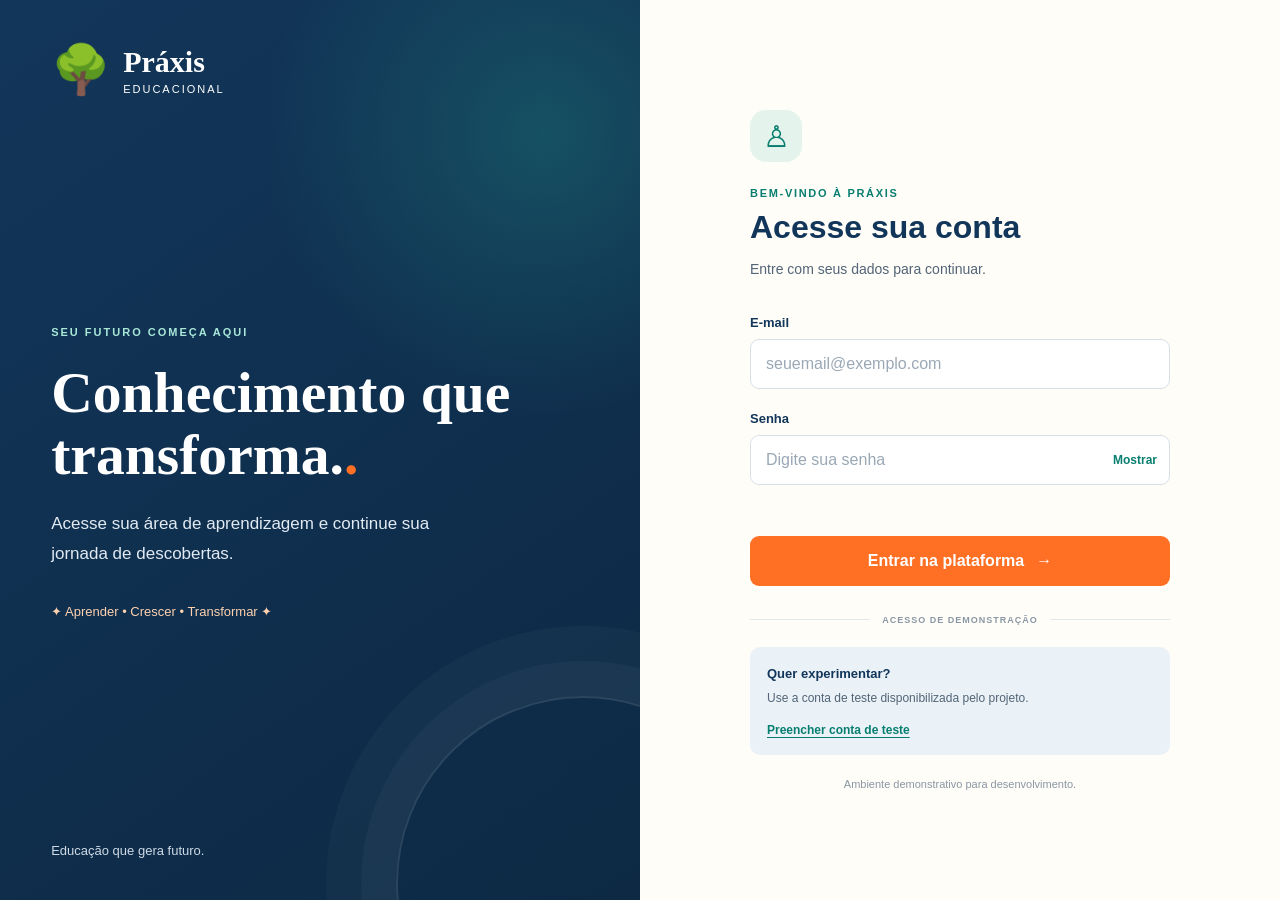
<file: INDEX.HTML>
<!DOCTYPE html>
<html lang="pt-BR">
<head>
    <meta charset="UTF-8">
    <meta name="viewport" content="width=device-width, initial-scale=1.0">
    <meta name="theme-color" content="#12365a">
    <title>Entrar | Práxis Educacional</title>
    <link rel="stylesheet" href="style.css">
    <script src="script.js" defer></script>
</head>
<body>
    <main class="pagina-login">

        <section class="painel-apresentacao">
            <a href="index.html" class="marca">
                <span class="simbolo">🌳</span>
                <span>
                    <strong>Práxis</strong>
                    <small>EDUCACIONAL</small>
                </span>
            </a>

            <div class="mensagem">
                <span class="etiqueta">SEU FUTURO COMEÇA AQUI</span>
                <h1>Conhecimento que transforma.</h1>
                <p>
                    Acesse sua área de aprendizagem e continue
                    sua jornada de descobertas.
                </p>
                <div class="decoracao">✦ Aprender • Crescer • Transformar ✦</div>
            </div>

            <p class="rodape-painel">
                Educação que gera futuro.
            </p>
        </section>

        <section class="painel-formulario">
            <div class="formulario-container">
                <div class="cabecalho-formulario">
                    <span class="icone-usuario">♙</span>
                    <p class="subtitulo">BEM-VINDO À PRÁXIS</p>
                    <h2>Acesse sua conta</h2>
                    <p>Entre com seus dados para continuar.</p>
                </div>

                <form id="formLogin">
                    <div class="campo">
                        <label for="email">E-mail</label>
                        <input
                            type="email"
                            id="email"
                            placeholder="seuemail@exemplo.com"
                            autocomplete="username"
                            required
                        >
                    </div>

                    <div class="campo">
                        <label for="senha">Senha</label>
                        <div class="campo-senha">
                            <input
                                type="password"
                                id="senha"
                                placeholder="Digite sua senha"
                                autocomplete="current-password"
                                required
                            >
                            <button
                                type="button"
                                id="mostrarSenha"
                                class="botao-olho"
                                aria-label="Mostrar senha"
                            >Mostrar</button>
                        </div>
                    </div>

                    <p id="mensagem" class="mensagem-status"
                       role="status" aria-live="polite"></p>

                    <button type="submit" id="botaoEntrar"
                            class="botao-entrar">
                        Entrar na plataforma <span>→</span>
                    </button>
                </form>

                <div class="separador"><span>ACESSO DE DEMONSTRAÇÃO</span></div>

                <div class="ajuda-teste">
                    <strong>Quer experimentar?</strong>
                    <p>Use a conta de teste disponibilizada pelo projeto.</p>
                    <button type="button" id="preencherTeste"
                            class="botao-teste">
                        Preencher conta de teste
                    </button>
                </div>

                <p class="nota-seguranca">
                    Ambiente demonstrativo para desenvolvimento.
                </p>
            </div>
        </section>

    </main>
</body>
</html>
</file>
<file: style.css>
* {
    margin: 0;
    padding: 0;
    box-sizing: border-box;
}

:root {
    --azul: #12365a;
    --azul-claro: #eaf2f7;
    --laranja: #ff7025;
    --verde: #087e70;
    --fundo: #fffdf8;
    --texto: #526477;
}

body {
    font-family: Arial, Helvetica, sans-serif;
    color: var(--azul);
    background: var(--fundo);
    min-height: 100vh;
}

button, input {
    font: inherit;
}

button, a {
    -webkit-tap-highlight-color: transparent;
}

.pagina-login {
    min-height: 100vh;
    display: grid;
    grid-template-columns: 1fr 1fr;
}

/* PAINEL ESQUERDO */

.painel-apresentacao {
    position: relative;
    overflow: hidden;
    display: flex;
    flex-direction: column;
    justify-content: space-between;
    padding: 42px 8%;
    color: white;
    background:
        radial-gradient(circle at 85% 15%,
            rgba(37, 161, 143, 0.28), transparent 30%),
        linear-gradient(145deg, #12365a, #0d2944);
}

.painel-apresentacao::after {
    content: "";
    position: absolute;
    width: 370px;
    height: 370px;
    right: -130px;
    bottom: -170px;
    border: 2px solid rgba(255, 255, 255, 0.12);
    border-radius: 50%;
    box-shadow: 0 0 0 35px rgba(255,255,255,0.03),
                0 0 0 70px rgba(255,255,255,0.025);
    pointer-events: none;
}

.marca {
    position: relative;
    z-index: 1;
    display: flex;
    align-items: center;
    gap: 12px;
    color: white;
    text-decoration: none;
}

.simbolo {
    font-size: 48px;
}

.marca strong {
    display: block;
    font-family: Georgia, serif;
    font-size: 30px;
}

.marca small {
    display: block;
    margin-top: 4px;
    font-size: 11px;
    letter-spacing: 2px;
}

.mensagem {
    position: relative;
    z-index: 1;
    max-width: 510px;
    margin: 65px 0;
}

.etiqueta {
    display: inline-block;
    color: #a9e8d9;
    font-size: 11px;
    font-weight: bold;
    letter-spacing: 2px;
    margin-bottom: 24px;
}

.mensagem h1 {
    font-family: Georgia, serif;
    font-size: clamp(38px, 4.5vw, 64px);
    line-height: 1.08;
    margin-bottom: 22px;
}

.mensagem h1::after {
    content: ".";
    color: var(--laranja);
}

.mensagem > p {
    color: #e1eaf2;
    font-size: 17px;
    line-height: 1.8;
    max-width: 400px;
}

.decoracao {
    margin-top: 34px;
    color: #ffd1ae;
    font-size: 13px;
}

.rodape-painel {
    position: relative;
    z-index: 1;
    color: #cfdae5;
    font-size: 13px;
}

/* PAINEL DIREITO */

.painel-formulario {
    display: flex;
    justify-content: center;
    align-items: center;
    padding: 45px 28px;
}

.formulario-container {
    width: 100%;
    max-width: 420px;
}

.cabecalho-formulario {
    margin-bottom: 34px;
}

.icone-usuario {
    width: 52px;
    height: 52px;
    display: grid;
    place-items: center;
    border-radius: 16px;
    background: #e5f3ed;
    color: var(--verde);
    font-size: 30px;
    margin-bottom: 25px;
}

.subtitulo {
    color: var(--verde);
    font-size: 11px;
    font-weight: bold;
    letter-spacing: 1.7px;
    margin-bottom: 10px;
}

.cabecalho-formulario h2 {
    font-size: 32px;
    margin-bottom: 12px;
}

.cabecalho-formulario > p:last-child {
    color: var(--texto);
    font-size: 14px;
    line-height: 1.6;
}

.campo {
    margin-bottom: 22px;
}

.campo label {
    display: block;
    font-weight: bold;
    font-size: 13px;
    margin-bottom: 9px;
}

.campo input {
    width: 100%;
    min-width: 0;
    padding: 15px;
    color: var(--azul);
    background: white;
    border: 1px solid #d7e0e7;
    border-radius: 9px;
    outline: none;
    transition: border-color .2s, box-shadow .2s;
}

.campo input:focus {
    border-color: var(--verde);
    box-shadow: 0 0 0 3px rgba(8,126,112,.12);
}

.campo input::placeholder {
    color: #9aa8b5;
}

.campo-senha {
    display: flex;
    align-items: center;
    background: white;
    border: 1px solid #d7e0e7;
    border-radius: 9px;
}

.campo-senha:focus-within {
    border-color: var(--verde);
    box-shadow: 0 0 0 3px rgba(8,126,112,.12);
}

.campo-senha input {
    border: none;
    box-shadow: none !important;
}

.botao-olho {
    padding: 12px;
    border: none;
    background: transparent;
    color: var(--verde);
    cursor: pointer;
    font-size: 12px;
    font-weight: bold;
}

.mensagem-status {
    min-height: 20px;
    margin: -3px 0 12px;
    font-size: 13px;
    line-height: 1.5;
}

.mensagem-status.erro {
    color: #c0392b;
}

.mensagem-status.sucesso {
    color: var(--verde);
}

.botao-entrar {
    display: flex;
    justify-content: center;
    align-items: center;
    gap: 12px;
    width: 100%;
    padding: 16px;
    border: none;
    border-radius: 9px;
    color: white;
    background: var(--laranja);
    font-weight: bold;
    cursor: pointer;
    transition: background .2s, transform .2s;
}

.botao-entrar:hover {
    background: #e85b15;
    transform: translateY(-1px);
}

.botao-entrar:disabled {
    opacity: .7;
    cursor: wait;
    transform: none;
}

.separador {
    display: flex;
    align-items: center;
    gap: 12px;
    margin: 29px 0 22px;
    color: #8a98a5;
    font-size: 9px;
    font-weight: bold;
    letter-spacing: 1px;
}

.separador::before,
.separador::after {
    content: "";
    flex: 1;
    height: 1px;
    background: #e3e8ec;
}

.ajuda-teste {
    padding: 17px;
    background: var(--azul-claro);
    border-radius: 10px;
}

.ajuda-teste strong {
    font-size: 13px;
}

.ajuda-teste p {
    margin: 7px 0 13px;
    color: var(--texto);
    font-size: 12px;
    line-height: 1.5;
}

.botao-teste {
    border: none;
    padding: 0;
    color: var(--verde);
    background: transparent;
    font-size: 12px;
    font-weight: bold;
    cursor: pointer;
    text-decoration: underline;
    text-underline-offset: 3px;
}

.nota-seguranca {
    margin-top: 23px;
    color: #8996a2;
    font-size: 11px;
    text-align: center;
}

/* CELULARES E TABLETS */

@media (max-width: 800px) {
    .pagina-login {
        grid-template-columns: 1fr;
    }

    .painel-apresentacao {
        min-height: 300px;
        padding: 26px 7%;
    }

    .mensagem {
        margin: 42px 0 25px;
    }

    .mensagem h1 {
        font-size: 40px;
    }

    .mensagem > p {
        font-size: 15px;
    }

    .rodape-painel {
        display: none;
    }

    .painel-formulario {
        padding: 42px 24px;
    }
}

@media (max-width: 380px) {
    .mensagem h1 {
        font-size: 33px;
    }

    .cabecalho-formulario h2 {
        font-size: 27px;
    }
}

/* ===== ÁREAS DO CONHECIMENTO ===== */

.areas-conhecimento {
    max-width: 1050px;
    margin: 70px auto 30px;
}

.titulo-areas {
    margin-bottom: 30px;
}

.titulo-areas > span {
    color: #087e70;
    font-size: 11px;
    font-weight: bold;
    letter-spacing: 2px;
}

.titulo-areas h2 {
    margin: 10px 0;
    color: #12365a;
    font-family: Georgia, serif;
    font-size: 34px;
}

.titulo-areas p {
    color: #526477;
    font-size: 14px;
    line-height: 1.7;
}

/* ORGANIZAÇÃO DOS CARTÕES */

.grade-areas {
    display: grid;
    grid-template-columns: repeat(2, minmax(0, 1fr));
    gap: 22px;
}

.cartao-area {
    position: relative;
    min-height: 240px;
    padding: 28px;
    border: 1px solid #e1e8ed;
    border-radius: 16px;
    background: white;
    transition: transform 0.25s, box-shadow 0.25s;
}

.cartao-area:hover {
    transform: translateY(-5px);
    box-shadow: 0 14px 35px rgba(18, 54, 90, 0.10);
}

.icone-area {
    display: grid;
    place-items: center;
    width: 52px;
    height: 52px;
    margin-bottom: 22px;
    border-radius: 14px;
    font-size: 27px;
}

.numero-area {
    position: absolute;
    top: 27px;
    right: 28px;
    color: #a6b3bd;
    font-size: 12px;
    font-weight: bold;
}

.cartao-area h2 {
    margin-bottom: 12px;
    color: #12365a;
    font-size: 19px;
    line-height: 1.4;
}

.cartao-area p {
    color: #647486;
    font-size: 13px;
    line-height: 1.8;
}

.link-area {
    display: inline-block;
    margin-top: 20px;
    color: #12365a;
    font-size: 13px;
    font-weight: bold;
}

/* CORES DOS ÍCONES */

.ciencias .icone-area {
    background: #e1f3ec;
}

.humanas .icone-area {
    background: #e3edfc;
}

.educacao .icone-area {
    background: #fff0de;
}

.cursos .icone-area {
    background: #eee7fa;
}

/* ADAPTAÇÃO PARA CELULARES */

@media (max-width: 700px) {
    .areas-conhecimento {
        margin-top: 45px;
    }

    .grade-areas {
        grid-template-columns: 1fr;
    }

    .cartao-area {
        min-height: auto;
        padding: 23px;
    }

    .titulo-areas h2 {
        font-size: 28px;
    }
}
</file>
